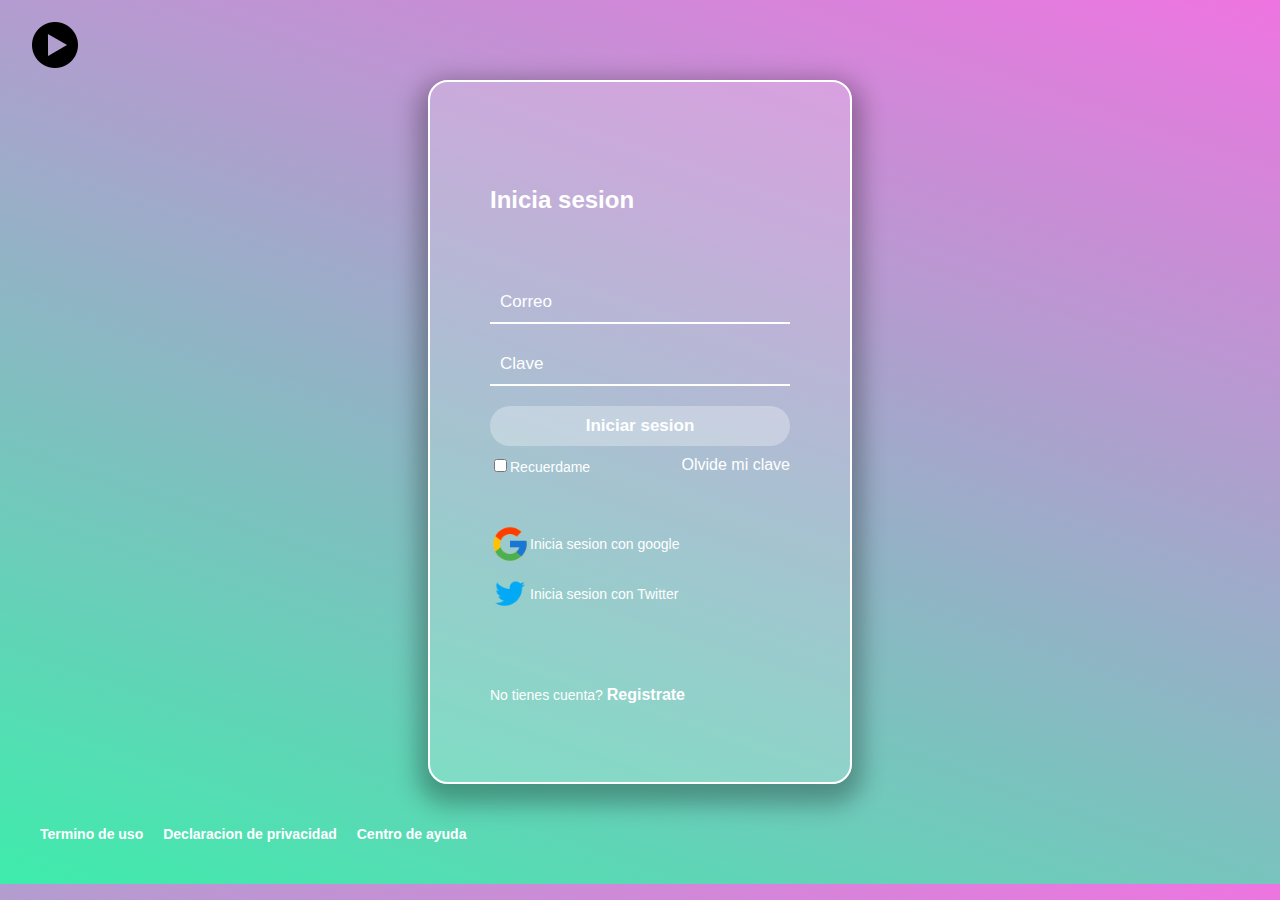
<file: run-video/index.html>
<!DOCTYPE html>
<html lang="en">
<head>
    <meta charset="UTF-8">
    <meta name="viewport" content="width=device-width, initial-scale=1.0">
    <link rel="stylesheet" href="styles.css">
    <title>Document</title>
</head>
<body>
    <header class="header">
        <img class="header__img" src="./icons/icons8-play-button-circled-50.png" alt="">
    </header>
    <section class="login-register">
        <div class="login-register__container">
        <h2>Inicia sesion</h2>
        <form action="login.html" class="login-register__container--form">
            <input class="input__form" type="email" id="email" placeholder="Correo">
            <input class="input__form" type="password" id="password" placeholder="Clave">
            <button class="button">Iniciar sesion</button>
            <div class="login-register__container--remember-me">
                <label>
                <input type="checkbox" id="checkbox" value="checkbox">Recuerdame
                </label>
                <a href="/">Olvide mi clave</a>
            </div>
        </form>
        <div class="login__container--social-media">
            <div><img src="./icons/icons8-google-48.png" alt="">Inicia sesion con google</div>
            <div><img src="./icons/icons8-twitter-48.png" alt="">Inicia sesion con Twitter</div>
        </div>
        <p class="login__container--login-register">No tienes cuenta? <a href="./register.html">Registrate</a></p>
    </div>
    </section>
    <footer class="footer">
        <a href="/">Termino de uso</a>
        <a href="/">Declaracion de privacidad</a>
        <a href="/">Centro de ayuda</a>
    </footer>
</body>
</html>
</file>
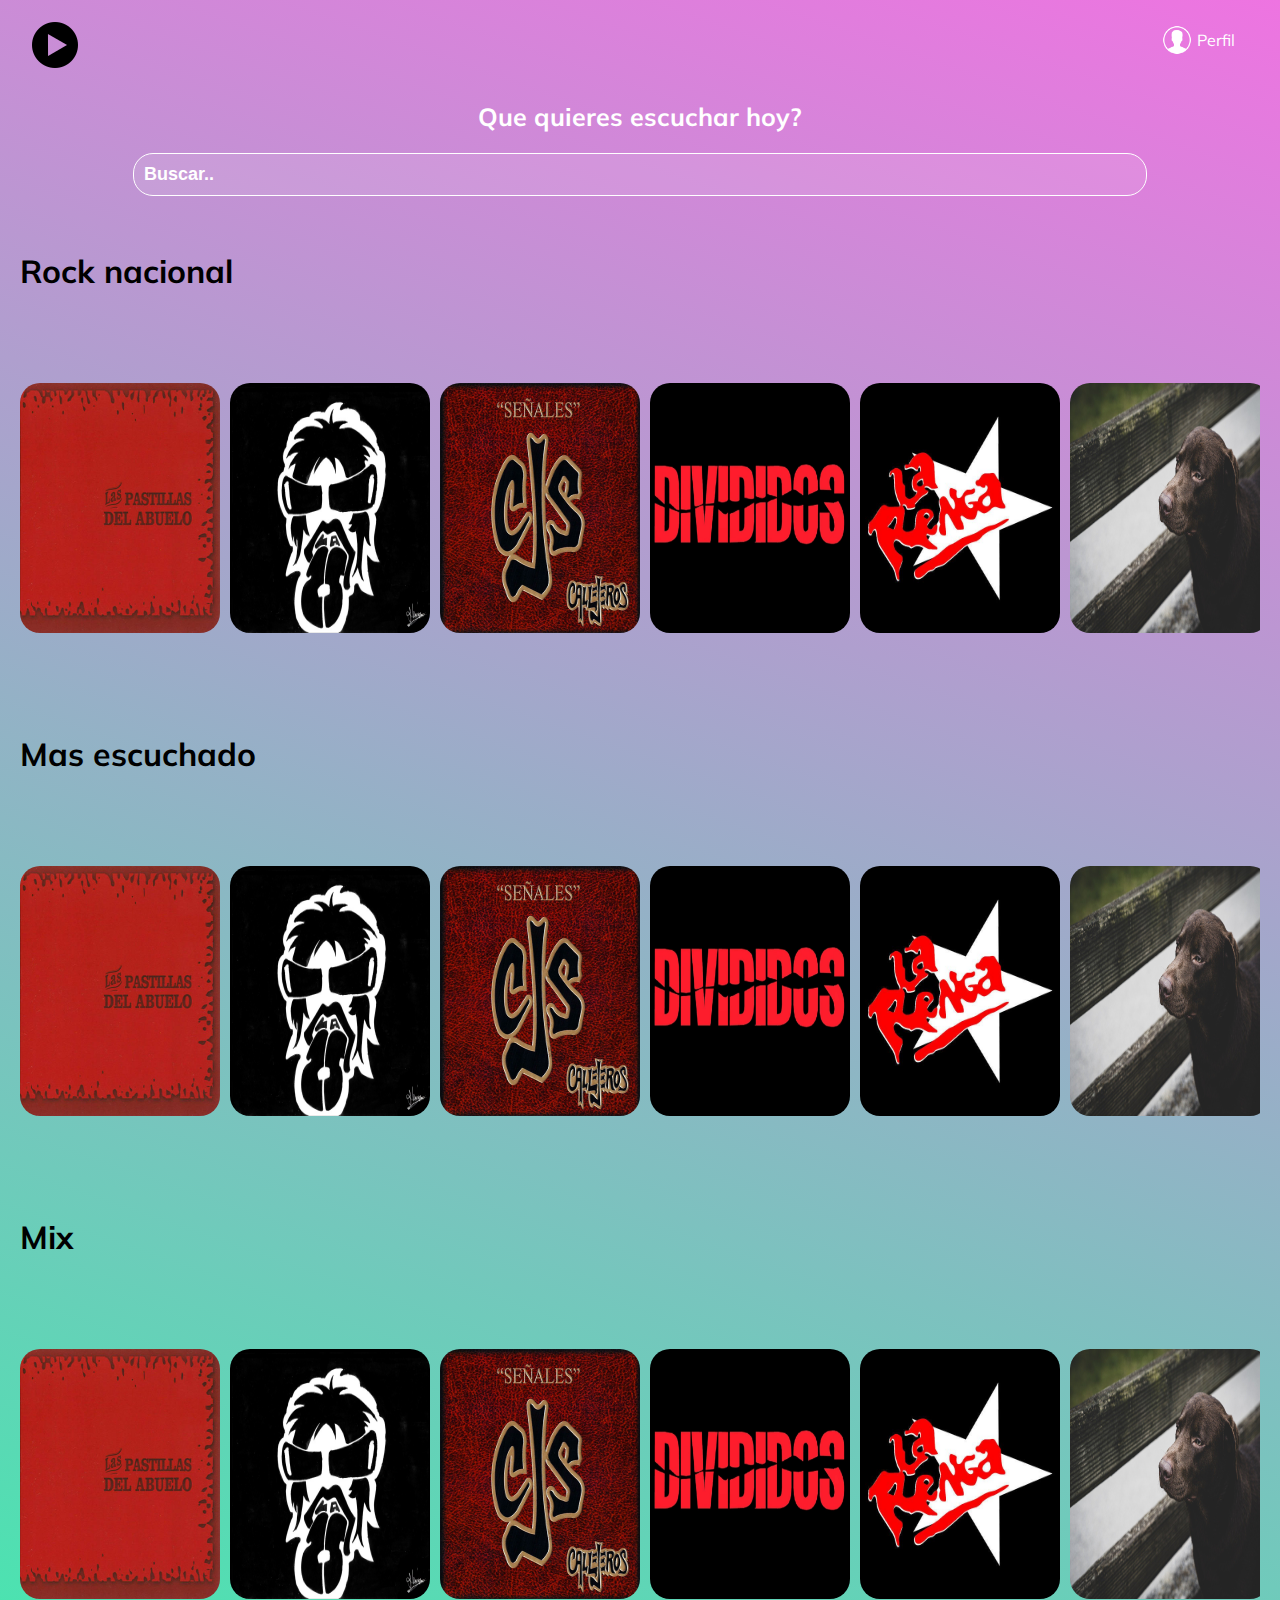
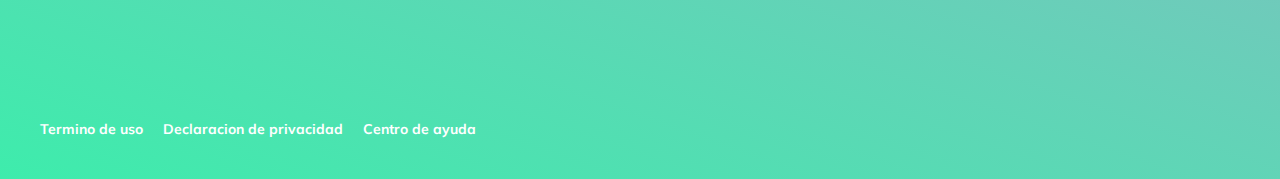
<file: run-video/login.html>
<!DOCTYPE html>
<html lang="en">
<head>
    <meta charset="UTF-8">
    <meta name="viewport" content="width=device-width, initial-scale=1.0">
    <link href="https://fonts.googleapis.com/css2?family=Mulish&display=swap" rel="stylesheet">
    <link rel="stylesheet" href="style.css">
    <title>Document</title>
</head>
<body>
    <header class="header">
        <img class="header__img" src="./icons/icons8-play-button-circled-50.png" alt="">
        <div class="header__menu">
            <div class="header__menu--profile">
                <img src="./icons/user-icon.png" alt="User">
                <p>Perfil</p>
            </div>
            <ul>
                <li><a href="">Cuenta</a></li>
                <li><a href="./index.html">Cerrar sesion</a></li>
            </ul>
        </div>
    </header>
    <main class="main">
        <h2 class="main__title" >Que quieres escuchar hoy?</h2>
        <input type="text" class="input" placeholder="Buscar..">
    </main>
    <h1>Rock nacional</h1>
    <section class="carousel">
        <div class="carousel__container">
        <div class="carousel-item">
            <div class="carousel-item__details">
                <div>
                    <img src="./icons/icons8-play-64.png" alt="Play">
                    <img src="./icons/icons8-plus-64.png" alt="Plus">
                </div>
                <p class="carousel-item__details--title">Titulo</p>
                <p class="carousel-item__details--subtitle">SubTitulo</p>
            </div>
        </div>
        <div class="carousel-item">
            <div class="carousel-item__details">
                <div>
                    <img src="./icons/icons8-play-64.png" alt="Play">
                    <img src="./icons/icons8-plus-64.png" alt="Plus">
                </div>
                <p class="carousel-item__details--title">Titulo</p>
                <p class="carousel-item__details--subtitle">SubTitulo</p>
            </div>
        </div>
        <div class="carousel-item">
            <div class="carousel-item__details">
                <div>
                    <img src="./icons/icons8-play-64.png" alt="Play">
                    <img src="./icons/icons8-plus-64.png" alt="Plus">
                </div>
                <p class="carousel-item__details--title">Titulo</p>
                <p class="carousel-item__details--subtitle">SubTitulo</p>
            </div>
        </div>
        <div class="carousel-item">
            <div class="carousel-item__details">
                <div>
                    <img src="./icons/icons8-play-64.png" alt="Play">
                    <img src="./icons/icons8-plus-64.png" alt="Plus">
                </div>
                <p class="carousel-item__details--title">Titulo</p>
                <p class="carousel-item__details--subtitle">SubTitulo</p>
            </div>
        </div>
        <div class="carousel-item">
            <div class="carousel-item__details">
                <div>
                    <img src="./icons/icons8-play-64.png" alt="Play">
                    <img src="./icons/icons8-plus-64.png" alt="Plus">
                </div>
                <p class="carousel-item__details--title">Titulo</p>
                <p class="carousel-item__details--subtitle">SubTitulo</p>
            </div>
        </div>
        <div class="carousel-item">
            <div class="carousel-item__details">
                <div>
                    <img src="./icons/icons8-play-64.png" alt="Play">
                    <img src="./icons/icons8-plus-64.png" alt="Plus">
                </div>
                <p class="carousel-item__details--title">Titulo</p>
                <p class="carousel-item__details--subtitle">SubTitulo</p>
            </div>
        </div>
        <div class="carousel-item">
            <div class="carousel-item__details">
                <div>
                    <img src="./icons/icons8-play-64.png" alt="Play">
                    <img src="./icons/icons8-plus-64.png" alt="Plus">
                </div>
                <p class="carousel-item__details--title">Titulo</p>
                <p class="carousel-item__details--subtitle">SubTitulo</p>
            </div>
        </div>
        <div class="carousel-item">
            <div class="carousel-item__details">
                <div>
                    <img src="./icons/icons8-play-64.png" alt="Play">
                    <img src="./icons/icons8-plus-64.png" alt="Plus">
                </div>
                <p class="carousel-item__details--title">Titulo</p>
                <p class="carousel-item__details--subtitle">SubTitulo</p>
            </div>
        </div>
    </div>
    </section>
    <h1>Mas escuchado</h1>
    <section class="carousel">
        <div class="carousel__container">
        <div class="carousel-item">
            <div class="carousel-item__details">
                <div>
                    <img src="./icons/icons8-play-64.png" alt="Play">
                    <img src="./icons/icons8-plus-64.png" alt="Plus">
                </div>
                <p class="carousel-item__details--title">Titulo</p>
                <p class="carousel-item__details--subtitle">SubTitulo</p>
            </div>
        </div>
        <div class="carousel-item">
            <div class="carousel-item__details">
                <div>
                    <img src="./icons/icons8-play-64.png" alt="Play">
                    <img src="./icons/icons8-plus-64.png" alt="Plus">
                </div>
                <p class="carousel-item__details--title">Titulo</p>
                <p class="carousel-item__details--subtitle">SubTitulo</p>
            </div>
        </div>
        <div class="carousel-item">
            <div class="carousel-item__details">
                <div>
                    <img src="./icons/icons8-play-64.png" alt="Play">
                    <img src="./icons/icons8-plus-64.png" alt="Plus">
                </div>
                <p class="carousel-item__details--title">Titulo</p>
                <p class="carousel-item__details--subtitle">SubTitulo</p>
            </div>
        </div>
        <div class="carousel-item">
            <div class="carousel-item__details">
                <div>
                    <img src="./icons/icons8-play-64.png" alt="Play">
                    <img src="./icons/icons8-plus-64.png" alt="Plus">
                </div>
                <p class="carousel-item__details--title">Titulo</p>
                <p class="carousel-item__details--subtitle">SubTitulo</p>
            </div>
        </div>
        <div class="carousel-item">
            <div class="carousel-item__details">
                <div>
                    <img src="./icons/icons8-play-64.png" alt="Play">
                    <img src="./icons/icons8-plus-64.png" alt="Plus">
                </div>
                <p class="carousel-item__details--title">Titulo</p>
                <p class="carousel-item__details--subtitle">SubTitulo</p>
            </div>
        </div>
        <div class="carousel-item">
            <div class="carousel-item__details">
                <div>
                    <img src="./icons/icons8-play-64.png" alt="Play">
                    <img src="./icons/icons8-plus-64.png" alt="Plus">
                </div>
                <p class="carousel-item__details--title">Titulo</p>
                <p class="carousel-item__details--subtitle">SubTitulo</p>
            </div>
        </div>
        <div class="carousel-item">
            <div class="carousel-item__details">
                <div>
                    <img src="./icons/icons8-play-64.png" alt="Play">
                    <img src="./icons/icons8-plus-64.png" alt="Plus">
                </div>
                <p class="carousel-item__details--title">Titulo</p>
                <p class="carousel-item__details--subtitle">SubTitulo</p>
            </div>
        </div>
        <div class="carousel-item">
            <div class="carousel-item__details">
                <div>
                    <img src="./icons/icons8-play-64.png" alt="Play">
                    <img src="./icons/icons8-plus-64.png" alt="Plus">
                </div>
                <p class="carousel-item__details--title">Titulo</p>
                <p class="carousel-item__details--subtitle">SubTitulo</p>
            </div>
        </div>
    </div>
    </section>
    <h1>Mix</h1>
    <section class="carousel">
        <div class="carousel__container">
        <div class="carousel-item">
            <div class="carousel-item__details">
                <div>
                    <img src="./icons/icons8-play-64.png" alt="Play">
                    <img src="./icons/icons8-plus-64.png" alt="Plus">
                </div>
                <p class="carousel-item__details--title">Titulo</p>
                <p class="carousel-item__details--subtitle">SubTitulo</p>
            </div>
        </div>
        <div class="carousel-item">
            <div class="carousel-item__details">
                <div>
                    <img src="./icons/icons8-play-64.png" alt="Play">
                    <img src="./icons/icons8-plus-64.png" alt="Plus">
                </div>
                <p class="carousel-item__details--title">Titulo</p>
                <p class="carousel-item__details--subtitle">SubTitulo</p>
            </div>
        </div>
        <div class="carousel-item">
            <div class="carousel-item__details">
                <div>
                    <img src="./icons/icons8-play-64.png" alt="Play">
                    <img src="./icons/icons8-plus-64.png" alt="Plus">
                </div>
                <p class="carousel-item__details--title">Titulo</p>
                <p class="carousel-item__details--subtitle">SubTitulo</p>
            </div>
        </div>
        <div class="carousel-item">
            <div class="carousel-item__details">
                <div>
                    <img src="./icons/icons8-play-64.png" alt="Play">
                    <img src="./icons/icons8-plus-64.png" alt="Plus">
                </div>
                <p class="carousel-item__details--title">Titulo</p>
                <p class="carousel-item__details--subtitle">SubTitulo</p>
            </div>
        </div>
        <div class="carousel-item">
            <div class="carousel-item__details">
                <div>
                    <img src="./icons/icons8-play-64.png" alt="Play">
                    <img src="./icons/icons8-plus-64.png" alt="Plus">
                </div>
                <p class="carousel-item__details--title">Titulo</p>
                <p class="carousel-item__details--subtitle">SubTitulo</p>
            </div>
        </div>
        <div class="carousel-item">
            <div class="carousel-item__details">
                <div>
                    <img src="./icons/icons8-play-64.png" alt="Play">
                    <img src="./icons/icons8-plus-64.png" alt="Plus">
                </div>
                <p class="carousel-item__details--title">Titulo</p>
                <p class="carousel-item__details--subtitle">SubTitulo</p>
            </div>
        </div>
        <div class="carousel-item">
            <div class="carousel-item__details">
                <div>
                    <img src="./icons/icons8-play-64.png" alt="Play">
                    <img src="./icons/icons8-plus-64.png" alt="Plus">
                </div>
                <p class="carousel-item__details--title">Titulo</p>
                <p class="carousel-item__details--subtitle">SubTitulo</p>
            </div>
        </div>
        <div class="carousel-item">
            <div class="carousel-item__details">
                <div>
                    <img src="./icons/icons8-play-64.png" alt="Play">
                    <img src="./icons/icons8-plus-64.png" alt="Plus">
                </div>
                <p class="carousel-item__details--title">Titulo</p>
                <p class="carousel-item__details--subtitle">SubTitulo</p>
            </div>
        </div>
    </div>
    </section>
    <footer class="footer">
        <a href="/">Termino de uso</a>
        <a href="/">Declaracion de privacidad</a>
        <a href="/">Centro de ayuda</a>
    </footer>
</body>
</html>
</file>
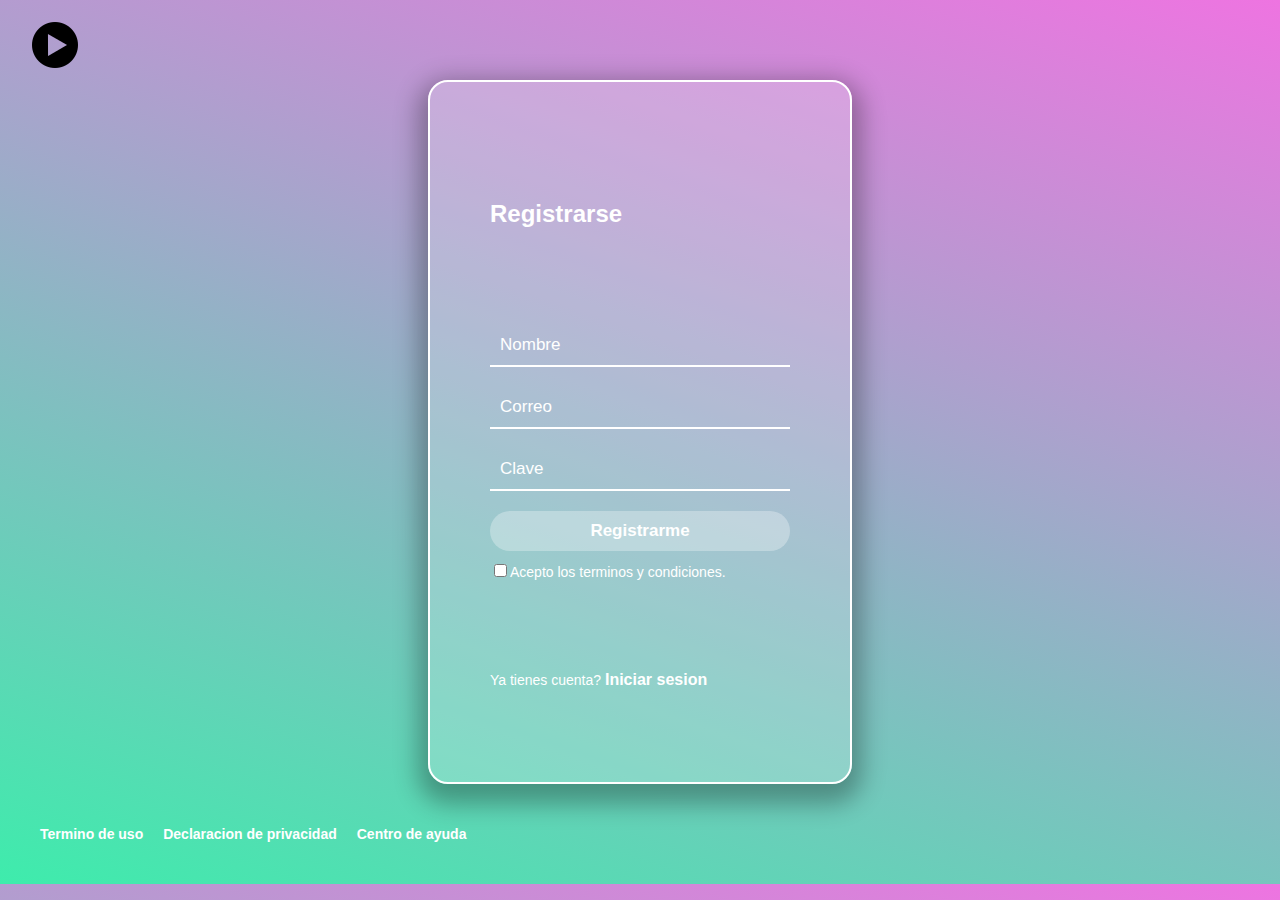
<file: run-video/register.html>
<!DOCTYPE html>
<html lang="en">
<head>
    <meta charset="UTF-8">
    <meta name="viewport" content="width=device-width, initial-scale=1.0">
    <link rel="stylesheet" href="./style.css">
    <title>Document</title>
</head>
<body>
    <header class="header">
        <img class="header__img" src="./icons/icons8-play-button-circled-50.png" alt="">
    </header>
    <section class="login-register">
        <div class="login-register__container">
        <h2>Registrarse</h2>
        <form action="" class="login-register__container--form">
            <input class="input__form" type="text" placeholder="Nombre">
            <input class="input__form" type="email" id="email" placeholder="Correo">
            <input class="input__form" type="password" id="password" placeholder="Clave">
            <button class="button">Registrarme</button>
            <div class="login-register__container--remember-me">
                <label>
                <input type="checkbox" id="checkbox" value="checkbox">Acepto los terminos y condiciones.
                </label>
            </div>
        </form>
        <p class="login__container--login-register">Ya tienes cuenta? <a href="./login.html">Iniciar sesion</a></p>
    </div>
    </section>
    <footer class="footer">
        <a href="/">Termino de uso</a>
        <a href="/">Declaracion de privacidad</a>
        <a href="/">Centro de ayuda</a>
    </footer>
</body>
</html>
</file>
<file: run-video/styles.css>
/*# sourceMappingURL=styles.css.map */
body {
  margin: 0px 20px;
  background-color: #3EECAC;
  background-image: linear-gradient(19deg, #3EECAC 0%, #EE74E1 100%);
  font-family: "Mulish", sans-serif;
}

.header {
  width: 100%;
  height: 80px;
  display: flex;
  justify-content: space-between;
  align-items: center;
}

.header__img {
  width: 50px;
  margin-top: 10px;
  margin-left: 10px;
}

.header__menu {
  margin-right: 50px;
}

.header__menu ul {
  display: none;
  list-style: none;
  padding: 0px;
  position: absolute;
  width: 100px;
  text-align: right;
  margin: 0px 0px 0px -26px;
}

.header__menu:hover ul, ul:hover {
  display: block;
}

.header__menu li {
  margin: 10px 0px;
}

.header__menu li a {
  color: #ffffff;
  text-decoration: none;
}

.header__menu li a:hover {
  text-decoration: underline;
}

.header__menu--profile {
  display: flex;
  align-items: center;
  margin-right: 8px;
  width: 40px;
}

.header__menu--profile img {
  height: 30px;
  margin-right: 5px;
}

.header__menu--profile p {
  display: flex;
  align-items: center;
  height: 30px;
  margin: 0px;
  color: #ffffff;
}

.main {
  display: flex;
  flex-direction: column;
  align-items: center;
  width: 100%;
  height: 150px;
}

.main__title {
  color: #ffffff;
  font-size: 25px;
}

.input {
  width: 80%;
  background-color: rgba(255, 255, 255, 0.1);
  border: 1px solid #ffffff;
  border-radius: 20px;
  color: #ffffff;
  font-size: 18px;
  font-weight: bold;
  outline: none;
  padding: 10px;
}

::placeholder {
  color: #ffffff;
}

.carousel {
  display: flex;
  width: 100%;
  overflow: scroll;
}

.carousel__container {
  display: flex;
  white-space: nowrap;
  margin: 70px 0px;
  padding-bottom: 10px;
}

.carousel-item {
  display: flex;
  flex-direction: column;
  justify-content: flex-end;
  background-size: 100% 100%;
  width: 200px;
  height: 250px;
  border-radius: 20px;
  overflow: hidden;
  margin-right: 10px;
  cursor: pointer;
  transition: 450ms;
  transform-origin: center left;
}

.carousel-item:nth-child(1) {
  background-image: url(./icons/laspastillaslaspastillas.jpg);
}

.carousel-item:nth-child(2) {
  background-image: url(./icons/d1g920v-67fd9f77-d31f-490b-88f5-2cdd34214820.jpg);
}

.carousel-item:nth-child(3) {
  background-image: url(./icons/callejerossenales.jpg);
}

.carousel-item:nth-child(4) {
  background-image: url(./icons/Divididos-editada-758x742.png);
}

.carousel-item:nth-child(5) {
  background-image: url(./icons/4ac9dab2744d1532223af58647a3fd2a.jpg);
}

.carousel-item:nth-child(6) {
  background-image: url(./img/dog-5288071_1920.jpg);
}

.carousel-item:nth-child(7) {
  background-image: url(./img/dog-5288071_1920.jpg);
}

.carousel-item:hover ~ .carousel-item {
  transform: translate3d(100px, 0, 0);
}

.carousel__container:hover .carousel-item {
  opacity: 0.3;
}

.carousel__container:hover .carousel-item:hover {
  transform: scale(1.5);
  opacity: 1;
}

.carousel-item__img {
  width: 100%;
  height: 100%;
  object-fit: cover;
}

.carousel-item__details {
  background: linear-gradient(to top, rgba(0, 0, 0, 0.8) 0%, rgba(0, 0, 0, 0) 100%);
  font-size: 10px;
  transition: 450ms opacity;
  padding: 10px;
  bottom: 0;
  opacity: 0;
}

.carousel-item__details:hover {
  opacity: 1;
  transition: 450ms opacity;
}

.carousel-item__details img {
  width: 25px;
}

::-webkit-scrollbar-thumb {
  background: transparent;
}

::-webkit-scrollbar {
  width: 0;
  height: 0;
  background: transparent;
}

::-webkit-scrollbar:hover {
  background: transparent;
}

::-webkit-scrollbar:hover:active {
  background: transparent;
}

.login-register {
  display: flex;
  align-items: center;
  justify-content: center;
  flex-direction: column;
  padding: 0px 30px;
  min-height: calc(100vh - 200px);
}

.login-register__container {
  background-color: rgba(255, 255, 255, 0.2);
  border: 2px solid #ffffff;
  border-radius: 20px;
  color: #ffffff;
  padding: 60px 60px 40px;
  min-height: 600px;
  width: 300px;
  display: flex;
  justify-content: space-around;
  flex-direction: column;
  box-shadow: 0px 10px 25px 10px rgba(0, 0, 0, 0.3);
}

.login-register__container--form {
  display: flex;
  flex-direction: column;
}

.login-register__container--form label {
  font-size: 14px;
}

.login-register__container--remember-me {
  color: #ffffff;
  display: flex;
  justify-content: space-between;
  margin-top: 10px;
}

.login-register__container--remember-me a {
  color: #ffffff;
  font-size: 14;
  text-decoration: none;
}

.login-register__container--remember-me a:hover {
  color: #ffffff;
  font-size: 14;
  text-decoration: underline;
}

.login__container--social-media > div {
  display: flex;
  align-items: center;
  font-size: 14px;
  margin-bottom: 10px;
}

.login__container--login-register {
  font-size: 14px;
}

.login__container--login-register a {
  color: #ffffff;
  font-size: 16px;
  font-weight: bold;
  text-decoration: none;
}

.login__container--login-register a:hover {
  text-decoration: underline;
}

.input__form {
  background-color: transparent;
  border-top: 0px;
  border-right: 0px;
  border-left: 0px;
  border-bottom: 2px solid #ffffff;
  margin-bottom: 20px;
  font-size: 17px;
  padding: 0px 10px;
  outline: none;
  height: 40px;
}

.button {
  background-color: rgba(255, 255, 255, 0.3);
  border: none;
  border-radius: 20px;
  color: #ffffff;
  font-size: 17px;
  font-weight: bold;
  cursor: pointer;
  height: 40px;
  outline: none;
}

.login__container--social-media img {
  width: 40px;
}

.footer {
  display: flex;
  align-items: center;
  height: 100px;
  width: 100%;
}

.footer a {
  color: #ffffff;
  padding-left: 20px;
  cursor: pointer;
  font-size: 14px;
  font-weight: bold;
  text-decoration: none;
}

.footer a:hover {
  text-decoration: underline;
}

/* Registro */
.end {
  background-color: transparent;
}

.end:hover {
  text-decoration: underline;
}

@media only screen and (max-width: 600px) {
  .login-register__container {
    background-color: transparent;
    border: none;
    padding: 0px;
    box-shadow: none;
  }

  .footer {
    align-items: flex-start;
    flex-direction: column;
  }

  .footer a {
    margin-bottom: 10px;
  }
}
.error {
  width: 100%;
  height: 80vh;
  display: flex;
  justify-content: center;
  align-items: center;
  flex-direction: column;
}

.error__title {
  font-size: 80px;
  color: #ffffff;
  margin: 0;
}

.error__subtitle {
  font-size: 35px;
  color: #ffffff;
}

.animated {
  animation-duration: 5.5s;
  animation-fill-mode: both;
  animation-iteration-count: infinite;
}

@keyframes wobble {
  0% {
    transform: translateX(0%);
  }
  15% {
    transform: translateX(-25%) rotate(-15deg);
  }
  75% {
    transform: translateX(30%) rotate(-12deg);
  }
  100% {
    transform: translateX(-15%);
  }
  40%, 60% {
    transform: rotate(80deg);
    transform-origin: top left;
    animation-timing-function: ease-in-out;
  }
  40% {
    transform: rotate(60deg);
    transform-origin: top left;
    animation-timing-function: ease-in-out;
  }
  80% {
    transform: rotate(60deg) translateY(0);
    transform-origin: top left;
    animation-timing-function: ease-in-out;
  }
  100% {
    transform: translateY(700px);
  }
}
.wobble {
  animation-name: wobble;
}

.hinge {
  margin: 20px;
  animation-name: hinge;
}

/*# sourceMappingURL=styles.css.map */
</file>
<file: run-video/style.css>
body {
    margin: 0px 20px;
    background-color: #3EECAC;
    background-image: linear-gradient(19deg, #3EECAC 0%, #EE74E1 100%);
    
    font-family: 'Mulish', sans-serif;
}

.header {
    width: 100%;
    height: 80px;
    display: flex;
    justify-content: space-between;
    align-items: center;
}

.header__img {
    width: 50px;
    margin-top:10px;
    margin-left: 10px;
}

.header__menu {
    margin-right: 50px;
}
.header__menu ul {
    display: none; 
    list-style: none;
    padding: 0px;
    position: absolute;
    width: 100px;
    text-align: right;
    margin:0px 0px 0px -26px;
}
.header__menu:hover ul, ul:hover {
    display: block;
}
.header__menu li {
    margin: 10px 0px;
}
.header__menu li a{
    color: #ffffff;
    text-decoration: none;
}
.header__menu li a:hover{
    text-decoration: underline;
}
.header__menu--profile {
    display: flex;
    align-items: center;
    margin-right: 8px;
    width: 40px;
}
.header__menu--profile img {
    height: 30px;
    margin-right: 5px;
}
.header__menu--profile p {
    display: flex;
    align-items: center;
    height: 30px;
    margin: 0px;
    color:#ffffff;
}
.main {
    display: flex;
    flex-direction: column;
    align-items: center;
    width: 100%;
    height: 150px;
}
.main__title {
    color: #ffffff;
    font-size: 25px;
}
.input {
    width: 80%;
    background-color: rgba(255, 255, 255, 0.1);
    border: 1px solid #ffffff;
    border-radius: 20px;
    color: #ffffff;
    font-size: 18px;
    font-weight: bold;
    outline: none;
    padding:10px;
}
::placeholder {
    color: #ffffff;
}
.carousel {
    display: flex;
    width: 100%;
    overflow: scroll;
}
.carousel__container {
    display: flex;
    white-space: nowrap;
    margin: 70px 0px;
    padding-bottom: 10px;
    
}
.carousel-item {
    display: flex;
    flex-direction: column;
    justify-content: flex-end;
    background-size: 100% 100%;
    width: 200px;
    height: 250px;
    border-radius: 20px;
    overflow:hidden;
    margin-right: 10px;
    cursor: pointer;
    transition: 450ms;
    transform-origin: center left;
}
.carousel-item:nth-child(1){
    background-image: url(./icons/laspastillaslaspastillas.jpg);
}
.carousel-item:nth-child(2){
    background-image: url(./icons/d1g920v-67fd9f77-d31f-490b-88f5-2cdd34214820.jpg);
}
.carousel-item:nth-child(3){
    background-image: url(./icons/callejerossenales.jpg);
}
.carousel-item:nth-child(4){
    background-image: url(./icons/Divididos-editada-758x742.png);
}
.carousel-item:nth-child(5){
    background-image: url(./icons/4ac9dab2744d1532223af58647a3fd2a.jpg);
}
.carousel-item:nth-child(6){
    background-image: url(./img/dog-5288071_1920.jpg);
}
.carousel-item:nth-child(7){
    background-image: url(./img/dog-5288071_1920.jpg);
}
.carousel-item:hover ~ .carousel-item {
    transform: translate3d(100px, 0, 0);
}
.carousel__container:hover .carousel-item {
    opacity: 0.3;
    
}
.carousel__container:hover .carousel-item:hover {
    transform: scale(1.5);
    opacity: 1;
    
}

.carousel-item__img {
    width: 100%;
    height: 100%;
    object-fit: cover;
}
.carousel-item__details {
    background: linear-gradient(to top, rgba(0, 0, 0, 0.8) 0%, rgba(0, 0, 0, 0) 100%);
    font-size: 10px;
    transition: 450ms opacity;
    padding: 10px;
    bottom: 0;
    opacity: 0;
}
.carousel-item__details:hover {
    opacity: 1;
    transition: 450ms opacity;
}
.carousel-item__details img {
    width: 25px;
}
::-webkit-scrollbar-thumb {
    background: transparent;
  }
  ::-webkit-scrollbar {
    width: 0; 
    height: 0;   
    background: transparent;
  }
  ::-webkit-scrollbar:hover {
    background: transparent;

  }
  ::-webkit-scrollbar:hover:active {
    background: transparent;
  }

.login-register {
    
    display: flex;
    align-items: center;
    justify-content: center;
    flex-direction: column;
    padding: 0px 30px;
    min-height: calc(100vh - 200px);
}
.login-register__container {
    background-color: rgba(255 , 255, 255, 0.2);
    border: 2px solid #ffffff;
    border-radius: 20px;
    color: #ffffff;
    padding: 60px 60px 40px;
    min-height: 600px;
    width: 300px;
    display: flex;
    justify-content: space-around;
    flex-direction: column;
    box-shadow:0px 10px 25px 10px rgba(0, 0, 0, 0.3);
}
.login-register__container--form {
    display: flex;
    flex-direction: column;
}
.login-register__container--form label{
  font-size: 14px;
}
.login-register__container--remember-me{
    color: #ffffff;
    display: flex;
    justify-content: space-between;
    margin-top: 10px;
}
.login-register__container--remember-me a {
    color: #ffffff;
    font-size: 14;
    text-decoration: none;
}
.login-register__container--remember-me a:hover {
    color: #ffffff;
    font-size: 14;
    text-decoration: underline;
}
.login__container--social-media > div {
    display: flex;
    align-items: center;
    font-size: 14px;
    margin-bottom: 10px;
}
.login__container--login-register {
    font-size: 14px;
}
.login__container--login-register a {
    color: #ffffff;
    font-size: 16px;
    font-weight: bold;
    text-decoration: none;
}
.login__container--login-register a:hover {
    text-decoration: underline;
}
.input__form {
    background-color: transparent;
    border-top: 0px;
    border-right: 0px;
    border-left: 0px;
    border-bottom: 2px solid #ffffff;
    margin-bottom: 20px;
    font-size: 17px;
    padding:0px 10px;
    outline: none;
    height: 40px;
}
.button {
    background-color: rgba(255 , 255, 255, 0.3);
    border: none;
    border-radius: 20px;
    color: #ffffff;
    font-size: 17px;
    font-weight: bold;
    cursor: pointer;
    height: 40px;
    outline: none;
}
.login__container--social-media img {
    width: 40px;
}
.footer {
    display: flex;
    align-items: center;
    height: 100px;
    width: 100%;
}
.footer a {
    color: #ffffff;
    padding-left: 20px;
    cursor: pointer;
    font-size: 14px;
    font-weight: bold;
    text-decoration: none;
}
.footer a:hover {
    text-decoration: underline;
}
/* Registro */
.end {
    background-color:transparent;
}
.end:hover {
    text-decoration: underline;
}

@media only screen and (max-width: 600px) {
    .login-register__container{
        background-color: transparent;
        border:none;
        padding:0px;
        box-shadow: none;
    }
    .footer {
        align-items: flex-start;
        flex-direction: column;
    }
    .footer a {
        margin-bottom: 10px;
    }
}

.error {
    width: 100%;
    height: 80vh;
    display: flex;
    justify-content: center;
    align-items: center;
    flex-direction: column;
}
.error__title {
    font-size: 80px;
    color: #ffffff;
    margin:0;
}
.error__subtitle {
    font-size: 35px;
    color: #ffffff;
}
.animated {
    animation-duration: 5.5s;
    animation-fill-mode: both;
    animation-iteration-count: infinite;
  }
@keyframes wobble {
    0% {transform: translateX(0%);}
    15% {transform: translateX(-25%) rotate(-15deg);}
    75% {transform: translateX(30%) rotate(-12deg);}
    100% {transform: translateX(-15%);}
  40%, 60% {transform: rotate(80deg);transform-origin: top left;animation-timing-function: ease-in-out;}
  40% {transform: rotate(60deg);transform-origin: top left;animation-timing-function: ease-in-out;}
  80% {transform: rotate(60deg) translateY(0);transform-origin: top left;animation-timing-function: ease-in-out;}
  100% {transform: translateY(700px);}

  }
  .wobble {
    animation-name: wobble;
  }
  .hinge {
    margin: 20px;
    animation-name: hinge;
  }
</file>
